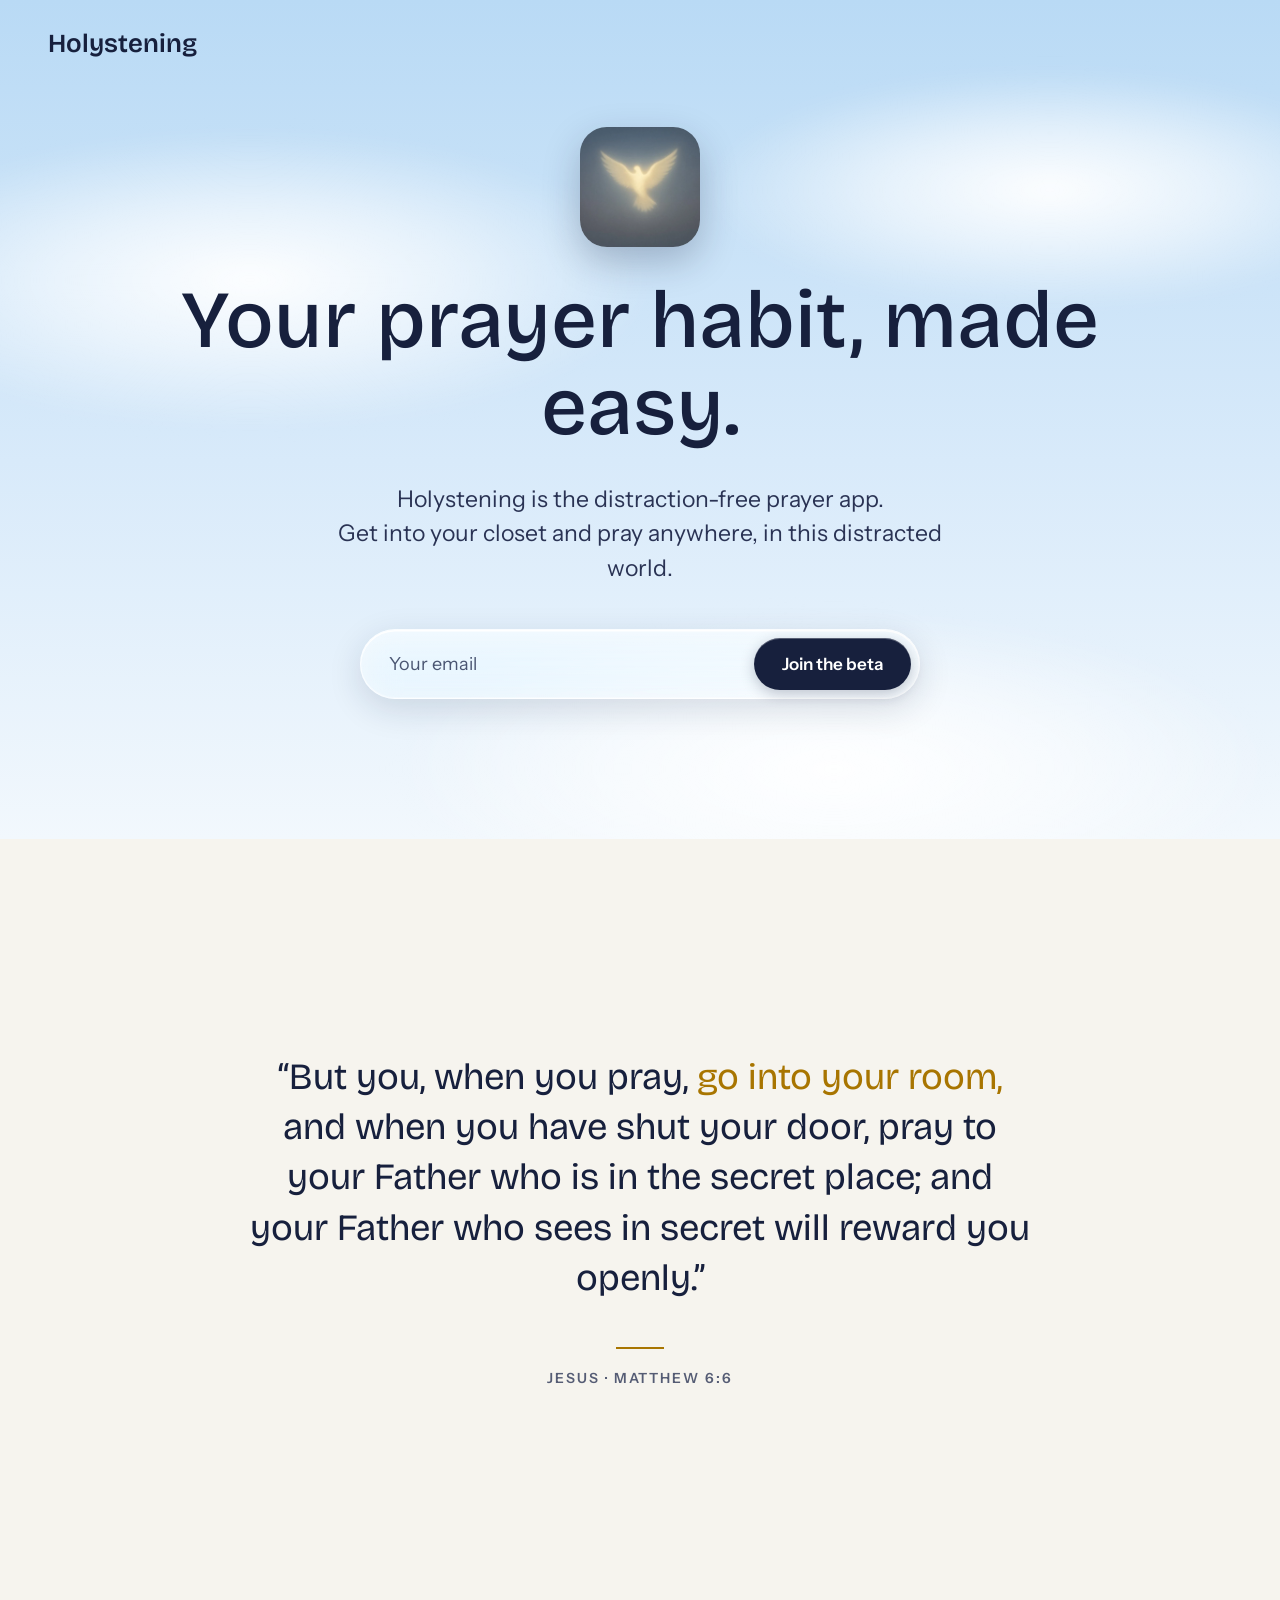
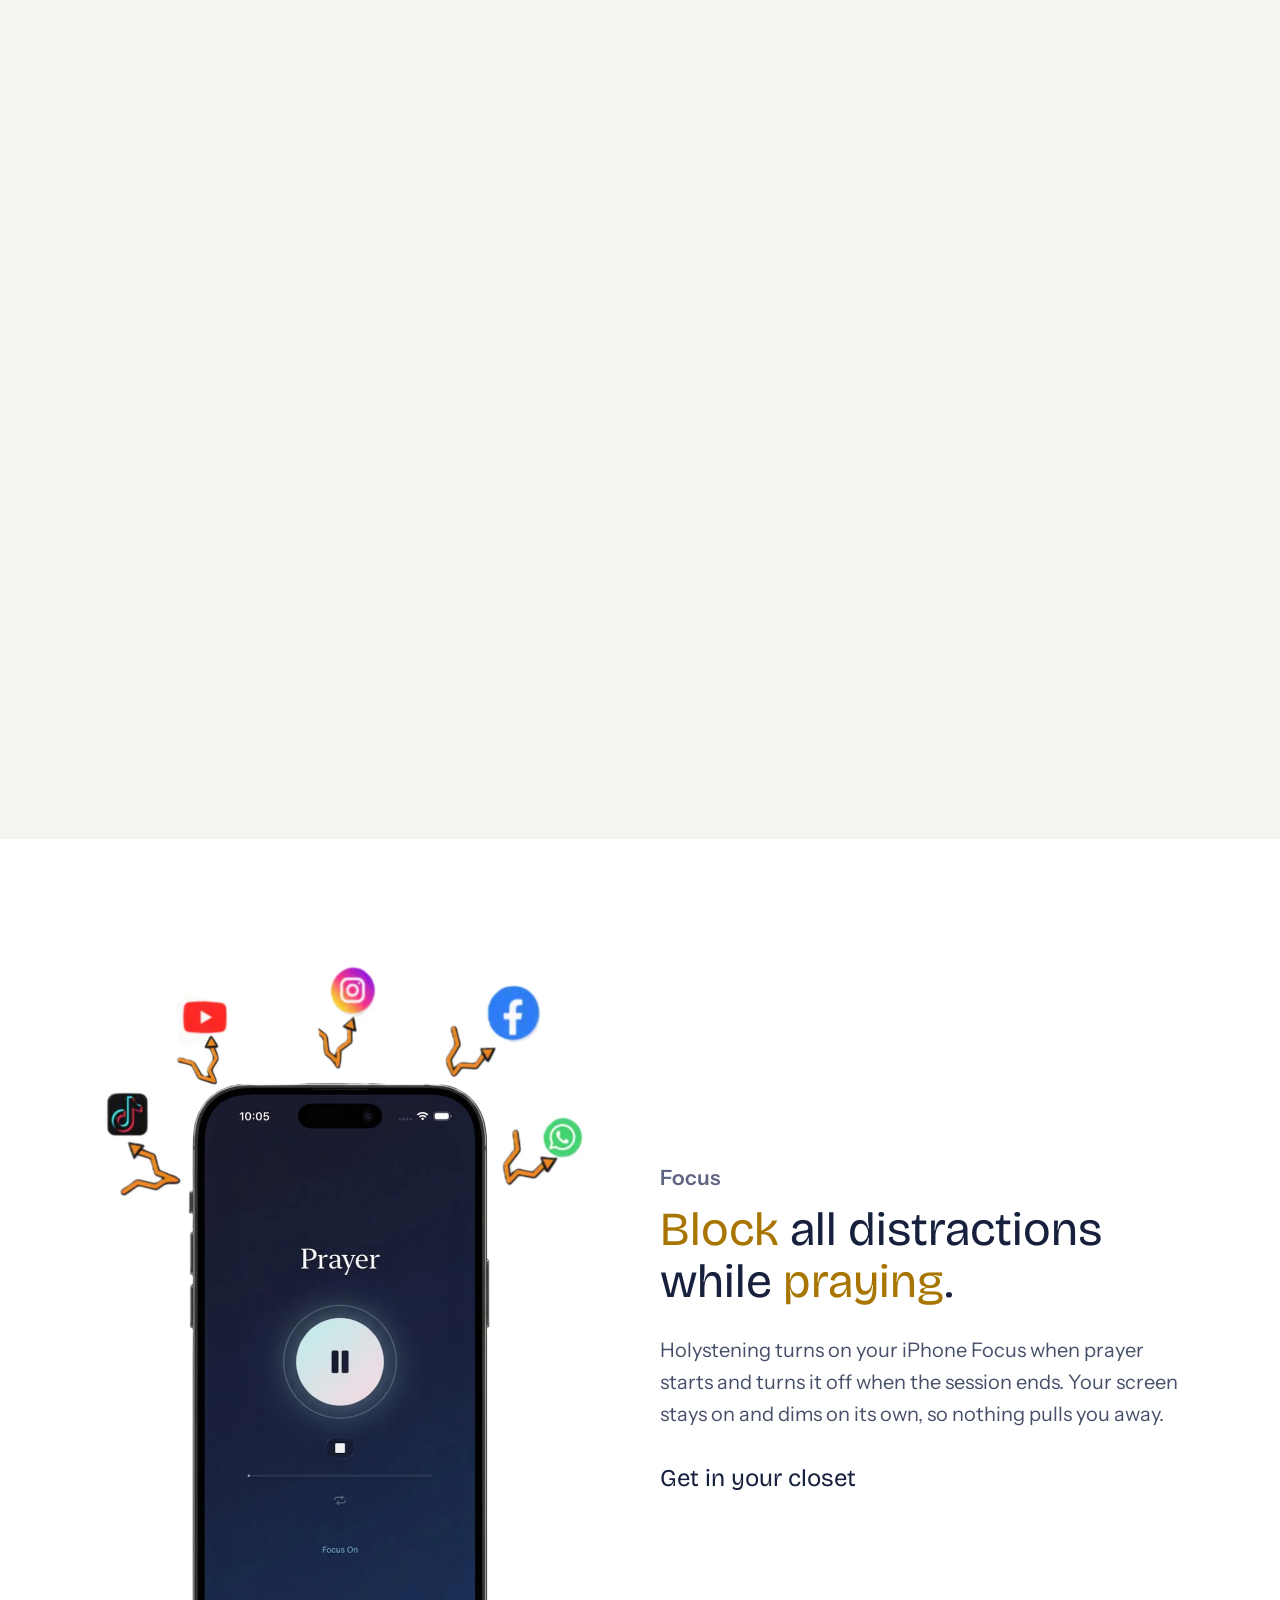
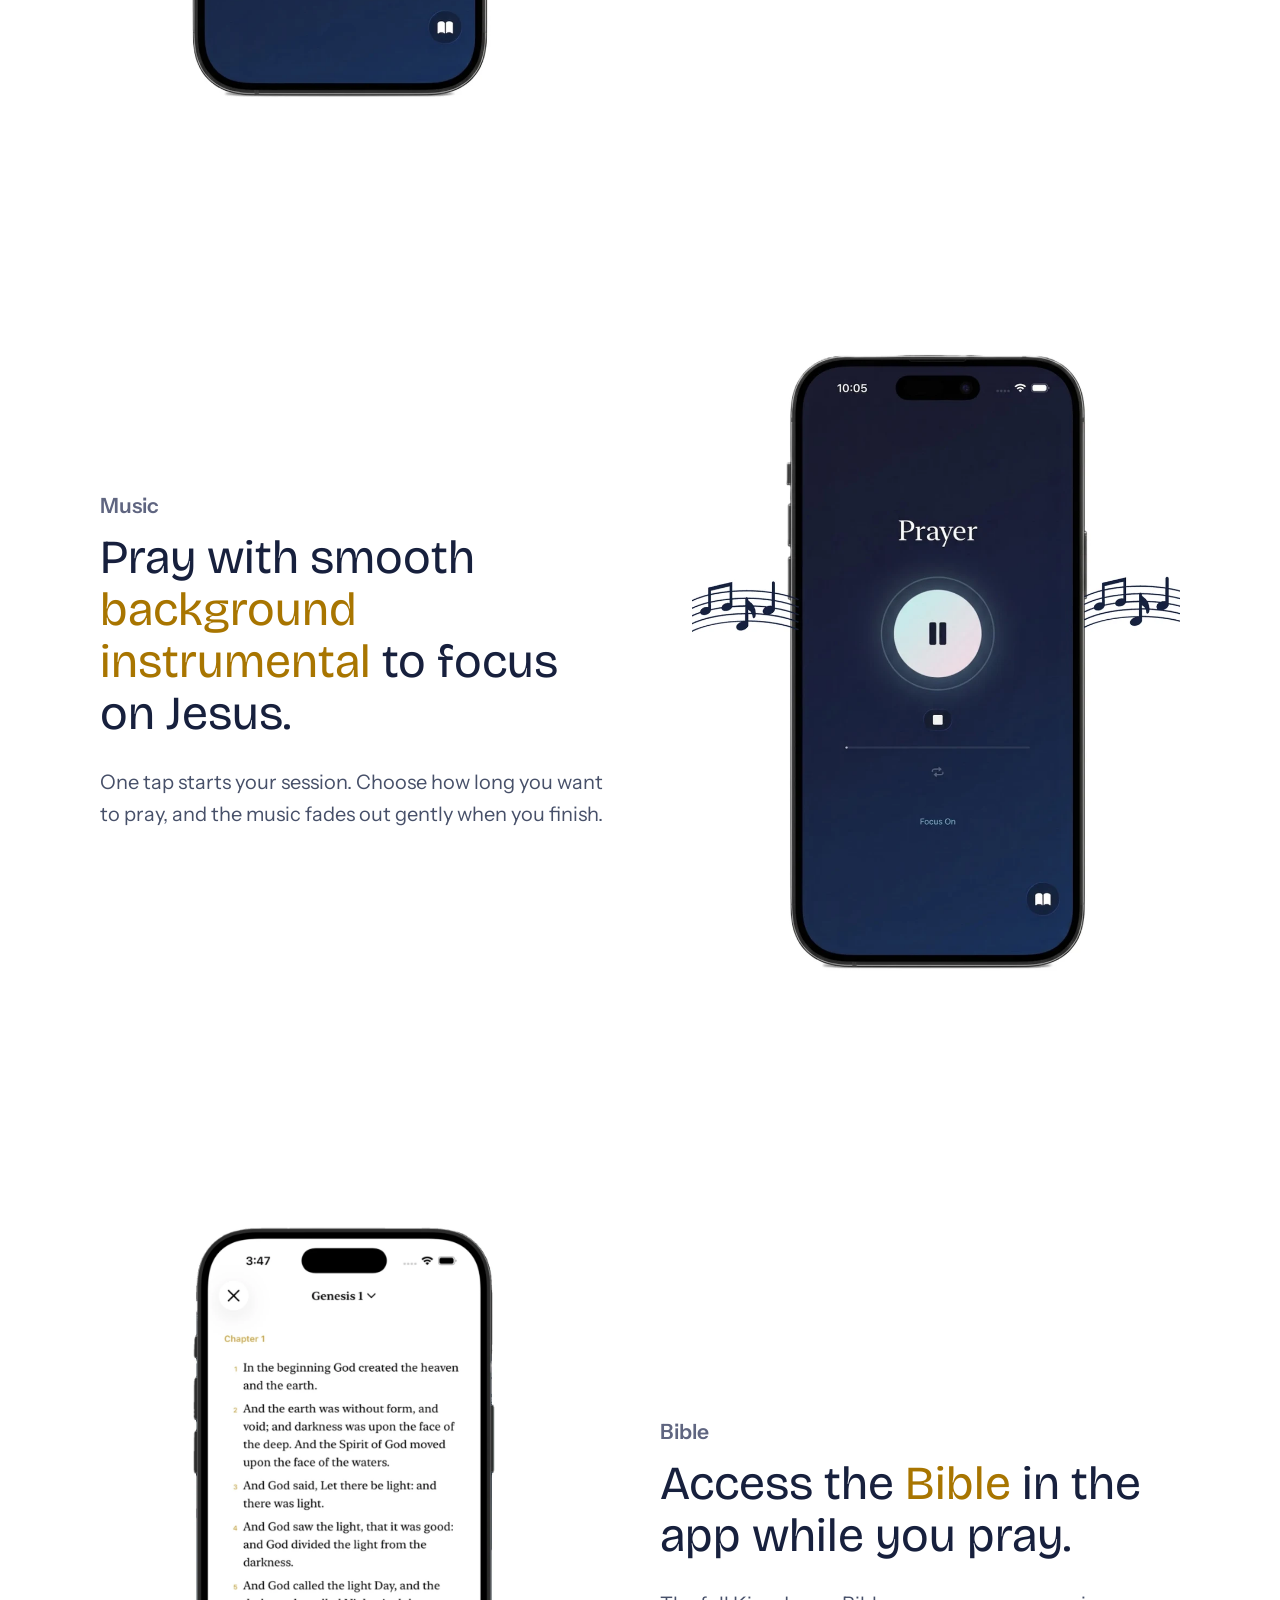
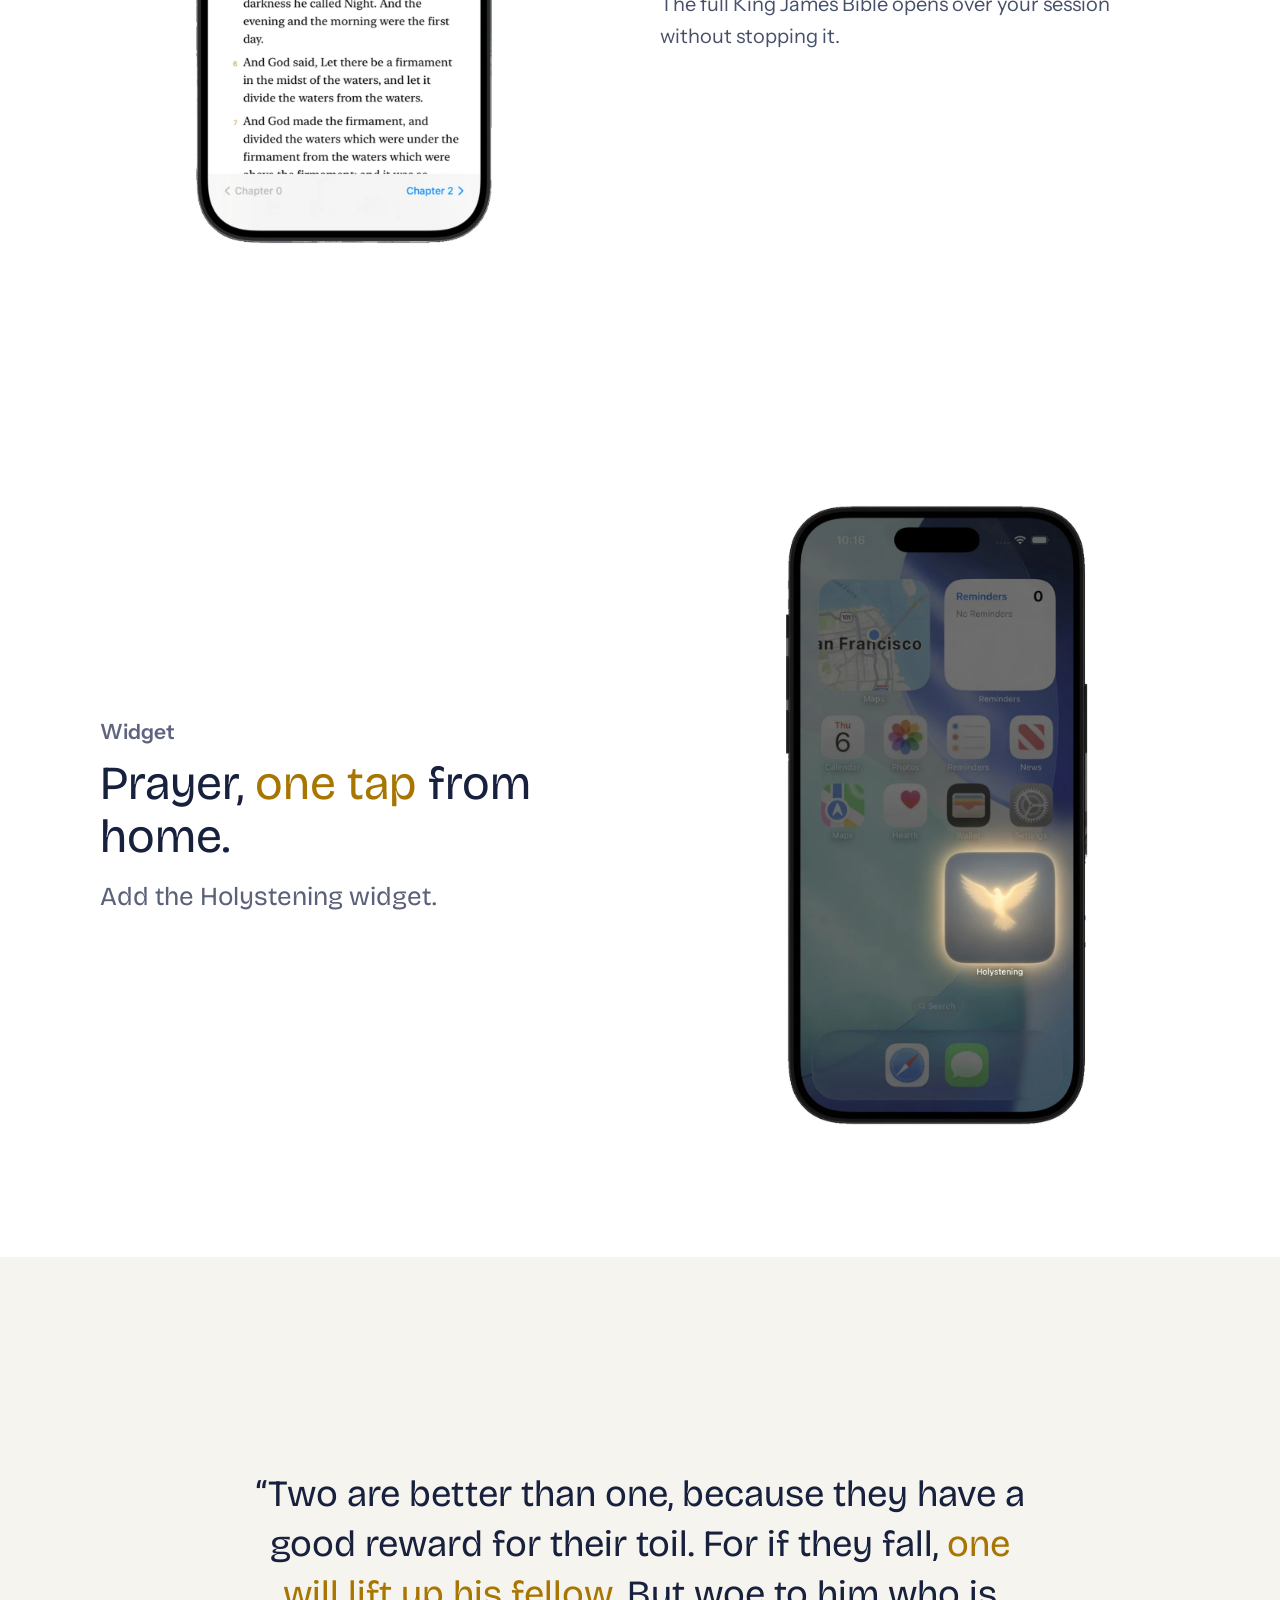
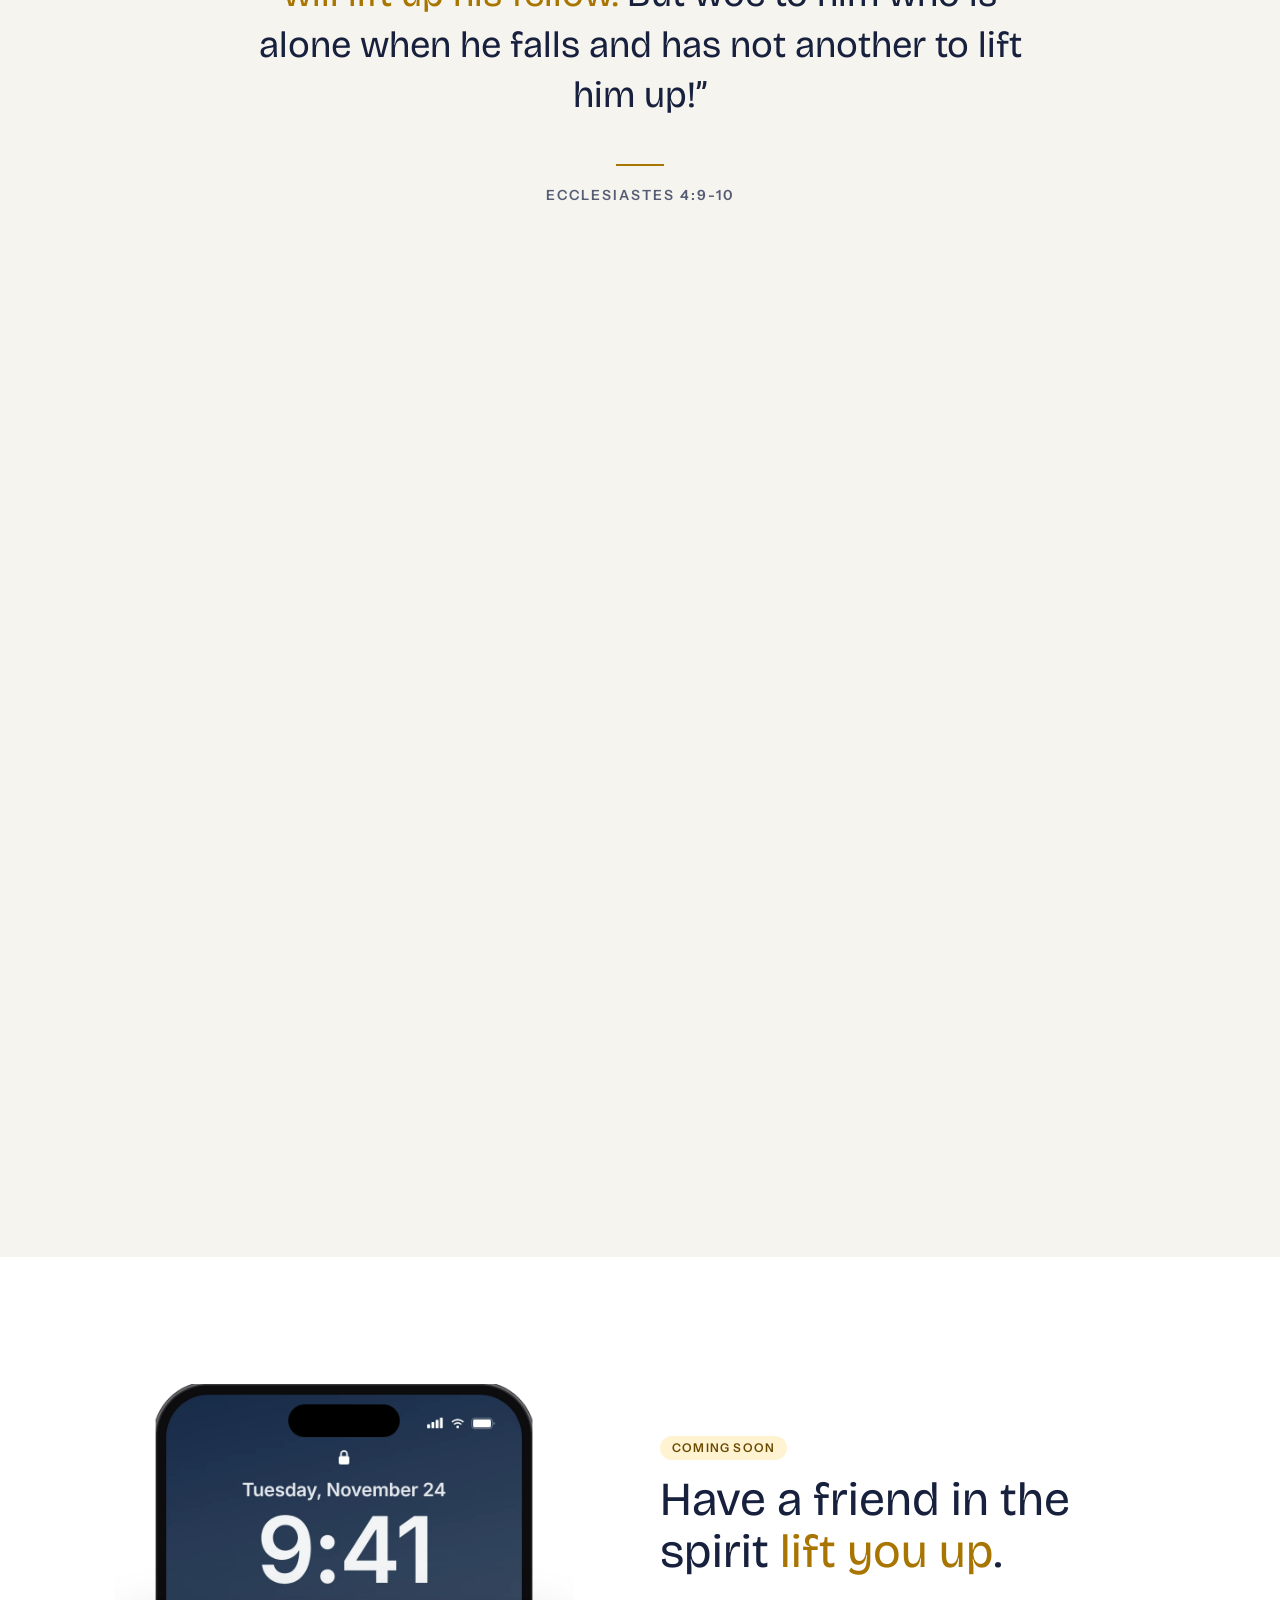
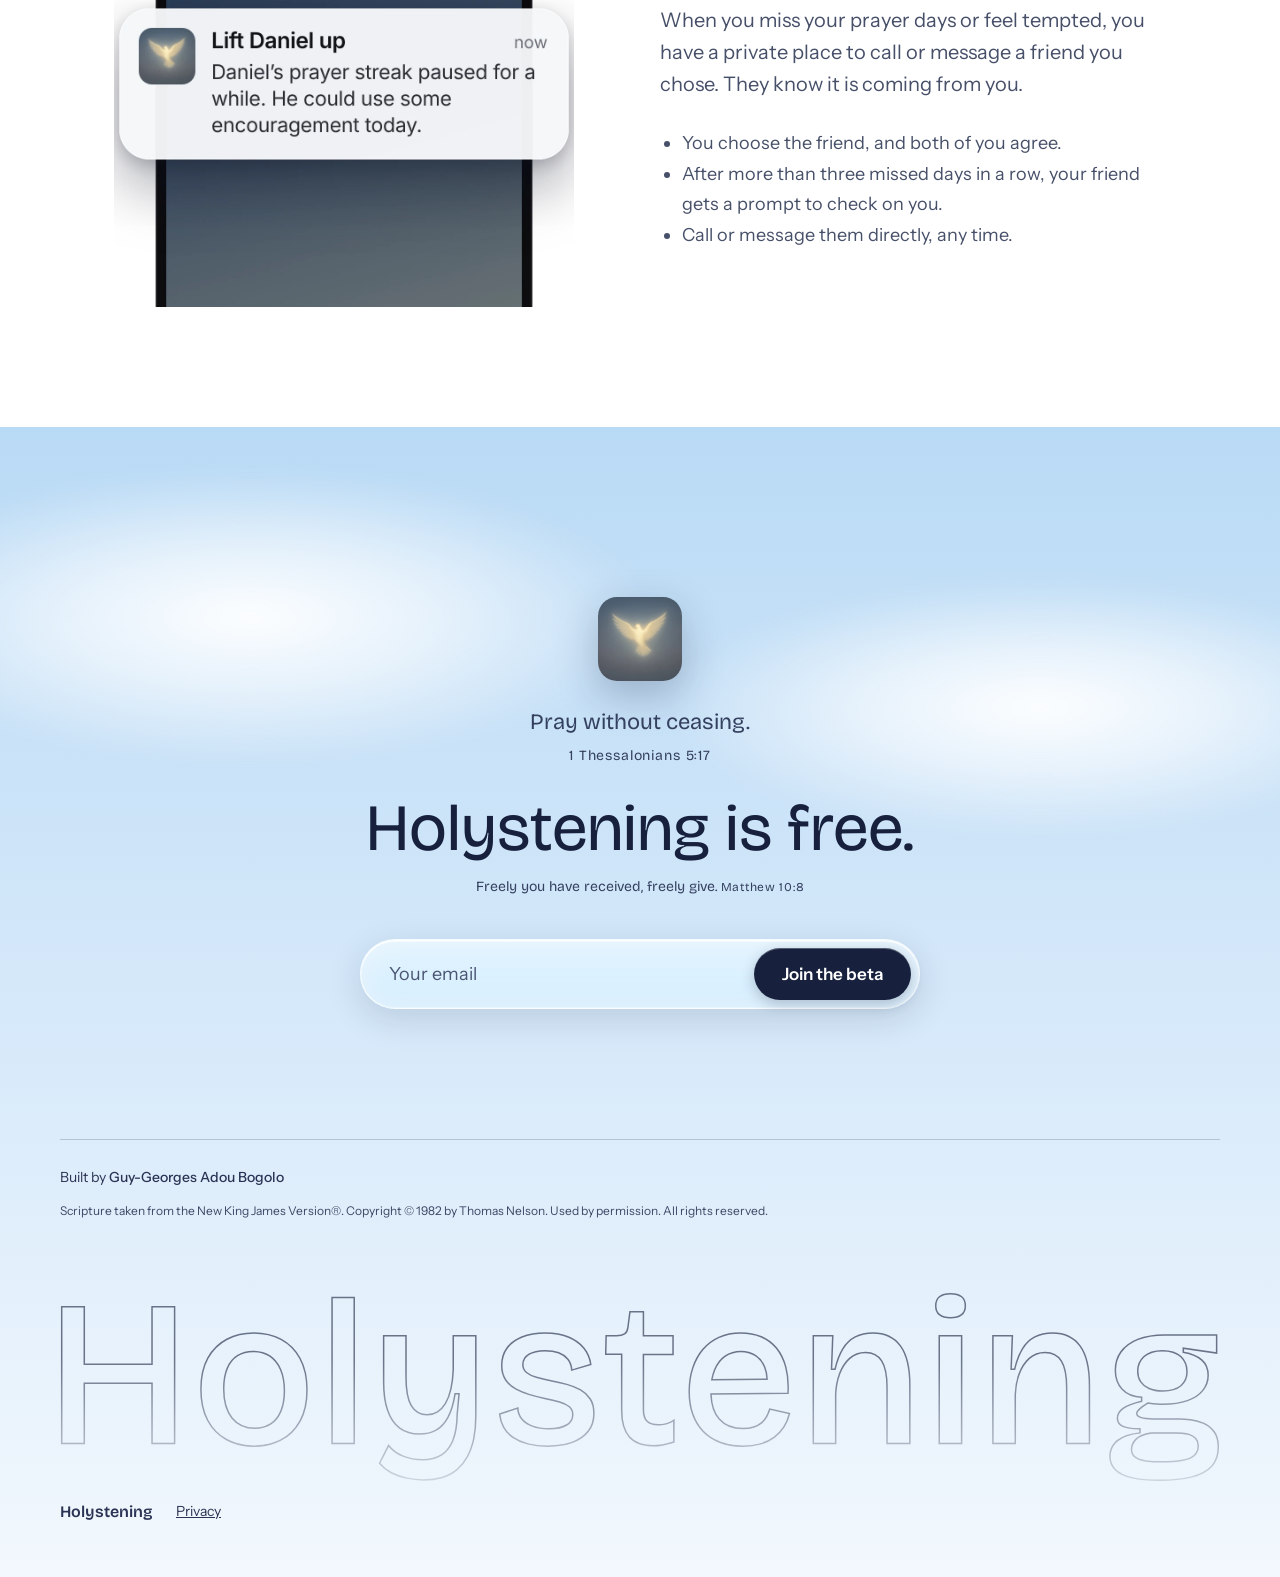
<file: index.html>
<!doctype html>
<html lang="en">
<head>
<meta charset="utf-8">
<meta name="viewport" content="width=device-width, initial-scale=1, viewport-fit=cover">
<title>Holystening: the distraction-free prayer app</title>
<meta name="description" content="Holystening blocks distractions, plays soft instrumental music and keeps the Bible one tap away, so you can pray anywhere. Free. Join the iPhone beta.">
<meta name="theme-color" content="#b9daf5">
<meta property="og:type" content="website">
<meta property="og:title" content="Holystening: the distraction-free prayer app">
<meta property="og:description" content="Holystening blocks distractions, plays soft instrumental music and keeps the Bible one tap away, so you can pray anywhere. Free. Join the iPhone beta.">
<meta property="og:image" content="images/og-image.png">
<link rel="icon" type="image/png" href="images/favicon.png">
<link rel="apple-touch-icon" href="images/apple-touch-icon.png">
<link rel="stylesheet" href="assets/fonts.css">
<style>
body{margin:0;font-family:'Instrument Sans',system-ui,sans-serif;background:#ffffff;-webkit-font-smoothing:antialiased}
a{color:inherit}
.serif{font-family:'Bricolage Grotesque',system-ui,sans-serif;font-weight:400}
.sky{position:relative;overflow:hidden;background:linear-gradient(180deg,#b9daf5 0%,#d8eafa 55%,#f2f8fd 100%)}
.cloud{position:absolute;border-radius:50%;pointer-events:none;filter:blur(10px);background:radial-gradient(ellipse at center,rgba(255,255,255,.96) 0%,rgba(255,255,255,.55) 35%,rgba(255,255,255,0) 70%)}
.btn{display:inline-block;padding:18px 36px;border-radius:999px;color:#ffffff;font-weight:600;font-size:18px;text-decoration:none;letter-spacing:.01em}
.btn:hover{filter:brightness(1.25)}
.btn-small{display:inline-block;padding:14px 22px;border-radius:999px;font-weight:600;font-size:15px;text-decoration:none}
.btn-small:hover{filter:brightness(1.25)}
.beta-form{position:relative;display:flex;align-items:center;gap:8px;width:min(560px,100%);box-sizing:border-box;padding:8px;border-radius:999px;background:linear-gradient(180deg,rgba(255,255,255,.5) 0%,rgba(255,255,255,.2) 100%);border:1px solid rgba(255,255,255,.75);backdrop-filter:blur(18px) saturate(1.7);-webkit-backdrop-filter:blur(18px) saturate(1.7);box-shadow:inset 0 1.5px 0 rgba(255,255,255,.95),inset 0 -1px 0 rgba(255,255,255,.35),inset 0 0 22px rgba(255,255,255,.28),0 10px 34px rgba(23,32,61,.14)}
.beta-form:focus-within{box-shadow:inset 0 1.5px 0 rgba(255,255,255,.95),inset 0 -1px 0 rgba(255,255,255,.35),inset 0 0 22px rgba(255,255,255,.28),0 10px 34px rgba(23,32,61,.14),0 0 0 3px rgba(23,32,61,.18)}
.beta-form input{flex:1;min-width:0;border:0;background:transparent;padding:0 20px;font:inherit;font-size:18px;color:#17203d;outline:0}
.beta-form[hidden],.beta-done[hidden]{display:none}
.beta-done{width:min(560px,100%);box-sizing:border-box;padding:28px 28px 30px;border-radius:32px;text-align:center;background:linear-gradient(180deg,rgba(255,255,255,.5) 0%,rgba(255,255,255,.2) 100%);border:1px solid rgba(255,255,255,.75);backdrop-filter:blur(18px) saturate(1.7);-webkit-backdrop-filter:blur(18px) saturate(1.7);box-shadow:inset 0 1.5px 0 rgba(255,255,255,.95),inset 0 -1px 0 rgba(255,255,255,.35),inset 0 0 22px rgba(255,255,255,.28),0 10px 34px rgba(23,32,61,.14);outline:0;animation:heroin .7s cubic-bezier(.215,.61,.355,1) both}
.beta-form input::placeholder{color:#4a5572}
.beta-form button{flex:none;border:0;border-radius:999px;padding:16px 28px;font:inherit;font-size:17px;font-weight:600;color:#fff;cursor:pointer;box-shadow:inset 0 1px 0 rgba(255,255,255,.28),0 4px 14px rgba(23,32,61,.25)}
.beta-form button:hover{filter:brightness(1.25)}
.beta-form button:focus-visible{outline:2px solid #17203d;outline-offset:2px}
.feat{display:flex;flex-wrap:wrap;gap:72px;align-items:center;justify-content:center;max-width:1160px;margin:0 auto;padding:0 40px;box-sizing:border-box}
.feat-text{flex:1 1 420px;min-width:0;max-width:520px}
.feat-media{flex:1 1 340px;display:flex;justify-content:center;min-width:0}
.kicker{margin:0 0 14px;font-size:21px;font-weight:600;line-height:1.2;letter-spacing:0;color:#5f6580}
.soon{display:inline-block;margin-left:10px;padding:5px 12px;border-radius:999px;background:#fff3d1;color:#6b4a00;font-size:12px;font-weight:600;letter-spacing:.1em;text-transform:uppercase;vertical-align:middle}
.wordmark{flex-basis:100%;display:block;width:100%;height:auto;margin:56px 0 4px;overflow:visible;-webkit-mask-image:linear-gradient(180deg,#000 35%,rgba(0,0,0,.25) 100%);mask-image:linear-gradient(180deg,#000 35%,rgba(0,0,0,.25) 100%)}
.wordmark path{fill:none;stroke:#17203d;stroke-opacity:.6;stroke-width:1.5px;vector-effect:non-scaling-stroke}
.eyebrow{margin:0 0 18px;font-size:14px;font-weight:600;letter-spacing:.14em;text-transform:uppercase;color:#8f6200}
.rot{position:relative;display:inline-block;min-width:260px;height:1.5em}
.rot-i{position:absolute;left:0;top:0;white-space:nowrap;opacity:0;animation:rotfade 12s infinite}
@keyframes rotfade{0%{opacity:0;transform:translateY(8px)}4%,22%{opacity:1;transform:none}26%,100%{opacity:0;transform:translateY(-8px)}}
@keyframes drift{from{transform:translateX(-30px)}to{transform:translateX(60px)}}
@keyframes heroin{from{opacity:0;transform:translateY(16px)}to{opacity:1;transform:none}}
@keyframes rise{from{opacity:0;transform:translateY(48px)}to{opacity:1;transform:none}}
.h-in{animation:heroin 1s cubic-bezier(.215,.61,.355,1) both}
@supports (animation-timeline: view()){.reveal{animation:rise linear both;animation-timeline:view();animation-range:entry 5% entry 55%}}
@media (min-width:900px){.flip .feat-media{order:-1}}
@media (prefers-reduced-motion:reduce){.reveal,.h-in,.cloud{animation:none!important}.rot-i{animation:none}.rot-i:first-child{opacity:1}}

.pin-track{padding:170px 40px;box-sizing:border-box}
@keyframes lit{from{opacity:.16}to{opacity:1}}
@supports (animation-timeline: view()){
.pin-track{padding:0;min-height:1600px;view-timeline:--q block}
.pin-stick{position:sticky;top:0;height:760px;height:min(760px,100svh);display:flex;align-items:center;justify-content:center}
.word{animation-name:lit;animation-timing-function:linear;animation-fill-mode:both;animation-timeline:--q;animation-duration:1ms}
}
@media (prefers-reduced-motion:reduce){
.pin-track{min-height:0!important;padding:170px 40px!important}
.pin-stick{position:static!important;height:auto!important}
.word{animation:none!important;opacity:1!important}
}
@media (max-width:600px){
.sky:not(.closing){min-height:min(100svh,880px)!important}
.nav{padding:20px 20px!important}
.beta-form input{font-size:16px;padding:0 14px}.beta-form button{padding:14px 20px;font-size:16px}
.sky img[width="112"]{width:88px!important;height:88px!important;margin-bottom:18px!important}
.fs{--ph:clamp(180px,calc((min(100svh,880px) - 290px) * 0.82),400px);height:min(100svh,880px);box-sizing:border-box;padding:12px 16px!important;background:#f6f4ee}
.fs .feat{position:relative;height:100%;box-sizing:border-box;max-width:none;flex-direction:column;flex-wrap:nowrap;align-items:stretch;justify-content:space-between;gap:10px;padding:32px 24px 16px;background:#ffffff;border-radius:36px;overflow:hidden}
.fs .feat-text{flex:0 0 auto;max-width:none;text-align:left}
.fs .feat-media{flex:1 1 0;min-height:0;width:100%;align-items:center}
.fs .feat img{flex:none;max-width:none!important;object-fit:contain}
.fs h2{font-size:32px!important;line-height:1.1!important;letter-spacing:-.01em}
.fs .eyebrow{font-size:12px;margin:0 0 8px}
.fs .kicker{font-size:18px;line-height:1.2;margin:0 0 10px}
.wordmark{margin-top:40px}.wordmark path{stroke-width:1px}
.fs .feat-text p:not(.eyebrow):not(.rotline):not(.sub):not(.kicker){font-size:15px!important;line-height:1.45!important;margin:10px 0 0!important}
.fs .feat-text .body{display:none}
.fs .sub{font-size:18px!important;margin:8px 0 0!important}
.fs .feat-text ul{display:none}
.rotline{justify-content:flex-start;flex-direction:column;align-items:flex-start;gap:2px!important;font-size:17px!important;line-height:1.35;margin-top:18px!important}
.rotline>span:first-child{color:#5f6580}
.rot{min-width:0;width:100%}
.rot-i{left:0;right:0;text-align:left}
.im-notif{height:calc(var(--ph) / 0.82)!important;width:auto!important}
.im-music{height:calc(var(--ph) / 0.972)!important;width:auto!important}
.im-bible{height:calc(var(--ph) / 0.965)!important;width:auto!important}
.im-widget{height:calc(var(--ph) / 0.96)!important;width:auto!important}
.im-friend{height:var(--ph)!important;width:auto!important;max-width:none!important}
.ph{height:var(--ph)!important;width:auto!important;aspect-ratio:9/18;max-width:none!important}
.bridge{padding:100px 24px!important}
.closing{padding:110px 24px 40px!important}
.pin-stick figure{padding:0 24px!important}
}
</style>

<style>
.honeypot{position:absolute!important;left:-9999px!important;width:1px;height:1px;opacity:0}
.signup{display:flex;flex-direction:column;align-items:center;width:100%}
.form-error{margin:12px 0 0;text-align:center;font-size:14px;color:#8a1c1c}
.form-error[hidden]{display:none}
.beta-form button[disabled]{opacity:.7;cursor:progress}
</style>
<script src="assets/config.js" defer></script>
<script src="assets/signup.js" defer></script>
</head>
<body>
<div>

<section class="sky" style="min-height:800px;display:flex;flex-direction:column">
<div class="cloud" style="width:820px;height:300px;left:-160px;top:130px;animation:drift 70s ease-in-out infinite alternate"></div>
<div class="cloud" style="width:700px;height:240px;right:-120px;top:70px;animation:drift 90s ease-in-out infinite alternate-reverse"></div>
<div class="cloud" style="width:900px;height:320px;left:30%;bottom:-90px;animation:drift 80s ease-in-out infinite alternate"></div>
<nav class="nav" style="position:relative;z-index:2;display:flex;align-items:center;justify-content:space-between;gap:16px;padding:28px 48px">
<span class="serif" style="font-size:26px;font-weight:600;color:#17203d">Holystening</span>
</nav>
<div style="position:relative;z-index:2;flex:1;display:flex;flex-direction:column;align-items:center;justify-content:center;text-align:center;padding:40px 40px 140px;box-sizing:border-box">
<img class="h-in" src="images/app-icon.webp" alt="Holystening app icon, a glowing white dove" width="112" height="112" style="animation-delay:.3s;width:120px;height:120px;border-radius:22.4%;display:block;margin:0 0 30px;box-shadow:0 14px 36px rgba(23,32,61,.25)">
<h1 class="serif h-in" style="animation-delay:.42s;margin:0;font-size:clamp(42px,6.8vw,81px);line-height:1.08;letter-spacing:0;font-weight:500;font-variation-settings:'opsz' 14;color:#17203d;max-width:980px">Your prayer habit, made easy.</h1>
<p class="h-in" style="animation-delay: .54s; margin: 30px 0 0; max-width: 640px; font-size: clamp(18px,2vw,23px); line-height: 1.5; color: #2a3354; width: 100%; box-sizing: border-box; padding: 0 4px; text-align: center">Holystening is the distraction-free prayer app. <br>Get into your closet and pray anywhere, in this distracted world.</p>
<div class="signup" data-signup>
<form class="beta-form h-in" style="animation-delay:.66s;margin-top:44px" novalidate>
<input type="email" name="email" placeholder="Your email" autocomplete="email" aria-label="Your email" required>
<input type="text" name="website" class="honeypot" tabindex="-1" autocomplete="off" aria-hidden="true">
<button type="submit" style="background:#17203d">Join the beta</button>
</form>
<p class="form-error" role="alert" hidden></p>
<div class="beta-done" role="status" hidden style="margin-top:44px">
<p class="serif" style="margin:0;font-size:26px;line-height:1.2;color:#17203d">Check your inbox.</p>
<p style="margin:10px 0 0;font-size:16px;line-height:1.5;color:#2a3354"><span data-done-message>We sent the beta link to</span> <strong style="font-weight:600" data-email></strong>.</p>
<a class="btn" href="https://testflight.apple.com/join/Twr2a1ha" target="_blank" rel="noopener" style="background:#17203d;margin-top:20px;padding:14px 28px;font-size:16px">Open the beta link</a>
</div>
</div>
</div>
</section>

<section class="pin-track" style="background:#f6f4ee;text-align:center">
<div class="pin-stick">
<figure style="margin:0 auto;max-width:860px;padding:0 40px;box-sizing:border-box">
<blockquote class="serif" style="margin:0;font-size:clamp(24px,3.1vw,37px);line-height:1.36;color:#17203d"><span class="word" style="animation-range: cover 38.00% cover 39.80%;">“But</span> <span class="word" style="animation-range: cover 38.59% cover 40.39%;">you,</span> <span class="word" style="animation-range: cover 39.19% cover 40.99%;">when</span> <span class="word" style="animation-range: cover 39.78% cover 41.58%;">you</span> <span class="word" style="animation-range: cover 40.38% cover 42.18%;">pray,</span> <span class="word" style="animation-range: cover 40.97% cover 42.77%; color: #A87500;">go</span> <span class="word" style="animation-range: cover 41.57% cover 43.37%; color: #A87500;">into</span> <span class="word" style="animation-range: cover 42.16% cover 43.96%; color: #A87500;">your</span> <span class="word" style="animation-range: cover 42.76% cover 44.56%; color: #A87500;">room,</span> <span class="word" style="animation-range: cover 43.35% cover 45.15%;">and</span> <span class="word" style="animation-range: cover 43.94% cover 45.74%;">when</span> <span class="word" style="animation-range: cover 44.54% cover 46.34%;">you</span> <span class="word" style="animation-range: cover 45.13% cover 46.93%;">have</span> <span class="word" style="animation-range: cover 45.73% cover 47.53%;">shut</span> <span class="word" style="animation-range: cover 46.32% cover 48.12%;">your</span> <span class="word" style="animation-range: cover 46.92% cover 48.72%;">door,</span> <span class="word" style="animation-range: cover 47.51% cover 49.31%;">pray</span> <span class="word" style="animation-range: cover 48.11% cover 49.91%;">to</span> <span class="word" style="animation-range: cover 48.70% cover 50.50%;">your</span> <span class="word" style="animation-range: cover 49.29% cover 51.09%;">Father</span> <span class="word" style="animation-range: cover 49.89% cover 51.69%;">who</span> <span class="word" style="animation-range: cover 50.48% cover 52.28%;">is</span> <span class="word" style="animation-range: cover 51.08% cover 52.88%;">in</span> <span class="word" style="animation-range: cover 51.67% cover 53.47%;">the</span> <span class="word" style="animation-range: cover 52.27% cover 54.07%;">secret</span> <span class="word" style="animation-range: cover 52.86% cover 54.66%;">place;</span> <span class="word" style="animation-range: cover 53.46% cover 55.26%;">and</span> <span class="word" style="animation-range: cover 54.05% cover 55.85%;">your</span> <span class="word" style="animation-range: cover 54.64% cover 56.44%;">Father</span> <span class="word" style="animation-range: cover 55.24% cover 57.04%;">who</span> <span class="word" style="animation-range: cover 55.83% cover 57.63%;">sees</span> <span class="word" style="animation-range: cover 56.43% cover 58.23%;">in</span> <span class="word" style="animation-range: cover 57.02% cover 58.82%;">secret</span> <span class="word" style="animation-range: cover 57.62% cover 59.42%;">will</span> <span class="word" style="animation-range: cover 58.21% cover 60.01%;">reward</span> <span class="word" style="animation-range: cover 58.81% cover 60.61%;">you</span> <span class="word" style="animation-range: cover 59.40% cover 61.20%;">openly.”</span></blockquote>
<div class="word" style="animation-range: cover 60.50% cover 62.00%;width:48px;height:2px;background:#A87500;margin:44px auto 20px"></div>
<figcaption class="word" style="animation-range: cover 61.00% cover 63.00%;font-size:14px;font-weight:600;letter-spacing:.14em;text-transform:uppercase;color:#555c74">Jesus · Matthew 6:6</figcaption>
</figure>
</div>
</section>

<section class="flip fs" style="padding:120px 0">
<div class="feat">
<div class="feat-text reveal">
<p class="kicker">Focus</p>
<h2 class="serif" style="margin:0;font-size:clamp(30px,3.7vw,48px);line-height:1.1;font-weight:400;color:#17203d"><span style="color:#A87500">Block</span> all distractions while <span style="color:#A87500">praying</span>.</h2>
<p class="body" style="margin:26px 0 0;font-size:20px;line-height:1.6;color:#475069">Holystening turns on your iPhone Focus when prayer starts and turns it off when the session ends. Your screen stays on and dims on its own, so nothing pulls you away.</p>
<p class="serif rotline" style="margin:34px 0 0;font-size:24px;color:#17203d;display:flex;flex-wrap:wrap;gap:8px"><span>Get in your closet</span><span class="rot"><span class="rot-i" style="color:#A87500;animation-delay:0s">on the bus. 🚌</span><span class="rot-i" style="color:#A87500;animation-delay:3s">at school. 🏫</span><span class="rot-i" style="color:#A87500;animation-delay:6s">in your car. 🚗</span><span class="rot-i" style="color:#A87500;animation-delay:9s">early in the morning. 🌅</span></span></p>
</div>
<div class="feat-media reveal">
<img class="im-notif" src="images/focus-block-apps.webp" alt="Holystening prayer screen with social media app icons kept away from the phone" style="width:100%;max-width:500px;height:auto;mix-blend-mode:multiply">
</div>
</div>
</section>

<section class="fs" style="padding:120px 0">
<div class="feat">
<div class="feat-text reveal">
<p class="kicker">Music</p>
<h2 class="serif" style="margin:0;font-size:clamp(30px,3.7vw,48px);line-height:1.1;font-weight:400;color:#17203d">Pray with smooth <span style="color:#A87500">background instrumental</span> to focus on Jesus.</h2>
<p class="body" style="margin:26px 0 0;font-size:20px;line-height:1.6;color:#475069">One tap starts your session. Choose how long you want to pray, and the music fades out gently when you finish.</p>
</div>
<div class="feat-media reveal">
<img class="im-music" src="images/music.webp" alt="Holystening prayer screen with a play button and music notes beside the phone" style="width:100%;max-width:502px;height:auto;mix-blend-mode:multiply">
</div>
</div>
</section>

<section class="flip fs" style="padding:120px 0">
<div class="feat">
<div class="feat-text reveal">
<p class="kicker">Bible</p>
<h2 class="serif" style="margin:0;font-size:clamp(30px,3.7vw,48px);line-height:1.1;font-weight:400;color:#17203d">Access the <span style="color:#A87500">Bible</span> in the app while you pray.</h2>
<p class="body" style="margin:26px 0 0;font-size:20px;line-height:1.6;color:#475069">The full King James Bible opens over your session without stopping it.</p>
</div>
<div class="feat-media reveal">
<img class="im-bible" src="images/bible.webp" alt="Genesis chapter 1 open in the Holystening Bible reader" style="width:100%;max-width:322px;height:auto;mix-blend-mode:multiply">
</div>
</div>
</section>

<section class="fs" style="padding:120px 0">
<div class="feat">
<div class="feat-text reveal">
<p class="kicker">Widget</p>
<h2 class="serif" style="margin:0;font-size:clamp(30px,3.7vw,48px);line-height:1.1;font-weight:400;color:#17203d">Prayer, <span style="color:#A87500">one tap</span> from home.</h2>
<p class="serif sub" style="margin:18px 0 0;font-size:26px;color:#5b6178">Add the Holystening widget.</p>
</div>
<div class="feat-media reveal">
<img class="im-widget" src="images/widget.webp" alt="iPhone home screen with the Holystening app icon highlighted" style="width:100%;max-width:327px;height:auto;mix-blend-mode:multiply">
</div>
</div>
</section>



<section class="pin-track" style="background:#f6f4ee;text-align:center">
<div class="pin-stick">
<figure style="margin:0 auto;max-width:860px;padding:0 40px;box-sizing:border-box">
<blockquote class="serif" style="margin:0;font-size:clamp(24px,3.1vw,37px);line-height:1.36;color:#17203d"><span class="word" style="animation-range: cover 38.00% cover 39.80%;">“Two</span> <span class="word" style="animation-range: cover 38.52% cover 40.32%;">are</span> <span class="word" style="animation-range: cover 39.04% cover 40.84%;">better</span> <span class="word" style="animation-range: cover 39.57% cover 41.37%;">than</span> <span class="word" style="animation-range: cover 40.09% cover 41.89%;">one,</span> <span class="word" style="animation-range: cover 40.61% cover 42.41%;">because</span> <span class="word" style="animation-range: cover 41.13% cover 42.93%;">they</span> <span class="word" style="animation-range: cover 41.65% cover 43.45%;">have</span> <span class="word" style="animation-range: cover 42.18% cover 43.98%;">a</span> <span class="word" style="animation-range: cover 42.70% cover 44.50%;">good</span> <span class="word" style="animation-range: cover 43.22% cover 45.02%;">reward</span> <span class="word" style="animation-range: cover 43.74% cover 45.54%;">for</span> <span class="word" style="animation-range: cover 44.26% cover 46.06%;">their</span> <span class="word" style="animation-range: cover 44.79% cover 46.59%;">toil.</span> <span class="word" style="animation-range: cover 45.31% cover 47.11%;">For</span> <span class="word" style="animation-range: cover 45.83% cover 47.63%;">if</span> <span class="word" style="animation-range: cover 46.35% cover 48.15%;">they</span> <span class="word" style="animation-range: cover 46.87% cover 48.67%;">fall,</span> <span class="word" style="animation-range: cover 47.40% cover 49.20%; color: #A87500;">one</span> <span class="word" style="animation-range: cover 47.92% cover 49.72%; color: #A87500;">will</span> <span class="word" style="animation-range: cover 48.44% cover 50.24%; color: #A87500;">lift</span> <span class="word" style="animation-range: cover 48.96% cover 50.76%; color: #A87500;">up</span> <span class="word" style="animation-range: cover 49.48% cover 51.28%; color: #A87500;">his</span> <span class="word" style="animation-range: cover 50.00% cover 51.80%; color: #A87500;">fellow.</span> <span class="word" style="animation-range: cover 50.53% cover 52.33%;">But</span> <span class="word" style="animation-range: cover 51.05% cover 52.85%;">woe</span> <span class="word" style="animation-range: cover 51.57% cover 53.37%;">to</span> <span class="word" style="animation-range: cover 52.09% cover 53.89%;">him</span> <span class="word" style="animation-range: cover 52.61% cover 54.41%;">who</span> <span class="word" style="animation-range: cover 53.14% cover 54.94%;">is</span> <span class="word" style="animation-range: cover 53.66% cover 55.46%;">alone</span> <span class="word" style="animation-range: cover 54.18% cover 55.98%;">when</span> <span class="word" style="animation-range: cover 54.70% cover 56.50%;">he</span> <span class="word" style="animation-range: cover 55.22% cover 57.02%;">falls</span> <span class="word" style="animation-range: cover 55.75% cover 57.55%;">and</span> <span class="word" style="animation-range: cover 56.27% cover 58.07%;">has</span> <span class="word" style="animation-range: cover 56.79% cover 58.59%;">not</span> <span class="word" style="animation-range: cover 57.31% cover 59.11%;">another</span> <span class="word" style="animation-range: cover 57.83% cover 59.63%;">to</span> <span class="word" style="animation-range: cover 58.36% cover 60.16%;">lift</span> <span class="word" style="animation-range: cover 58.88% cover 60.68%;">him</span> <span class="word" style="animation-range: cover 59.40% cover 61.20%;">up!”</span></blockquote>
<div class="word" style="animation-range: cover 60.50% cover 62.00%;width:48px;height:2px;background:#A87500;margin:44px auto 20px"></div>
<figcaption class="word" style="animation-range: cover 61.00% cover 63.00%;font-size:14px;font-weight:600;letter-spacing:.14em;text-transform:uppercase;color:#555c74">Ecclesiastes 4:9-10</figcaption>
</figure>
</div>
</section>

<section class="flip fs" style="padding:120px 0">
<div class="feat">
<div class="feat-text reveal">
<p class="kicker"><span class="soon" style="margin-left:0">Coming soon</span></p>
<h2 class="serif" style="margin:0;font-size:clamp(30px,3.7vw,48px);line-height:1.1;font-weight:400;color:#17203d">Have a friend in the spirit <span style="color:#A87500">lift you up</span>.</h2>
<p style="margin:26px 0 0;font-size:20px;line-height:1.6;color:#475069">When you miss your prayer days or feel tempted, you have a private place to call or message a friend you chose. They know it is coming from you.</p>
<ul style="margin:28px 0 0;padding:0 0 0 22px;font-size:18px;line-height:1.7;color:#475069">
<li>You choose the friend, and both of you agree.</li>
<li>After more than three missed days in a row, your friend gets a prompt to check on you.</li>
<li>Call or message them directly, any time.</li>
</ul>
</div>
<div class="feat-media reveal">
<img class="im-friend" src="images/partner-lock-callout.webp" alt="iPhone lock screen with a large Holystening notification: Lift Daniel up. Daniel&#8217;s prayer streak paused for a while. He could use some encouragement today." width="520" height="600" style="width:100%;max-width:460px;height:auto">
</div>
</div>
</section>

<section id="download" class="sky closing" style="padding:170px 40px 56px;text-align:center">
<div class="cloud" style="width:820px;height:300px;left:-160px;top:40px;animation:drift 80s ease-in-out infinite alternate"></div>
<div class="cloud" style="width:760px;height:260px;right:-140px;top:150px;animation:drift 95s ease-in-out infinite alternate-reverse"></div>
<div style="position:relative;z-index:2">
<img class="reveal" src="images/app-icon.webp" alt="" width="84" height="84" style="width:84px;height:84px;border-radius:22.5%;display:block;margin:0 auto 28px;box-shadow:0 14px 40px rgba(23,32,61,.25)">
<p class="serif reveal" style="margin:0 0 30px;font-size:22px;color:#34405f">Pray without ceasing. <span style="display:block;margin-top:12px;font-style:normal;font-size:14px;letter-spacing:.06em">1 Thessalonians 5:17</span></p>
<h2 class="serif reveal" style="margin:0;font-size:clamp(37px,5.5vw,66px);line-height:1.05;font-weight:400;color:#17203d">Holystening is free.</h2>
<p class="serif reveal" style="margin:14px 0 0;font-size:14px;color:#34405f">Freely you have received, freely give. <span style="font-style:normal;font-size:12px;letter-spacing:.06em">Matthew 10:8</span></p>
<div class="signup" data-signup>
<form class="beta-form reveal" style="margin:44px auto 0" novalidate>
<input type="email" name="email" placeholder="Your email" autocomplete="email" aria-label="Your email" required>
<input type="text" name="website" class="honeypot" tabindex="-1" autocomplete="off" aria-hidden="true">
<button type="submit" style="background:#17203d">Join the beta</button>
</form>
<p class="form-error" role="alert" hidden></p>
<div class="beta-done" role="status" hidden style="margin:44px auto 0">
<p class="serif" style="margin:0;font-size:26px;line-height:1.2;color:#17203d">Check your inbox.</p>
<p style="margin:10px 0 0;font-size:16px;line-height:1.5;color:#2a3354"><span data-done-message>We sent the beta link to</span> <strong style="font-weight:600" data-email></strong>.</p>
<a class="btn" href="https://testflight.apple.com/join/Twr2a1ha" target="_blank" rel="noopener" style="background:#17203d;margin-top:20px;padding:14px 28px;font-size:16px">Open the beta link</a>
</div>
</div>
<footer style="margin:130px auto 0;max-width:1160px;display:flex;flex-wrap:wrap;gap:16px 32px;align-items:center;justify-content:space-between;padding-top:28px;border-top:1px solid rgba(23,32,61,.2);text-align:left;font-size:14px;color:#2a3354">
<span>Built by <a href="https://www.linkedin.com/in/guyadou" target="_blank" rel="noopener" style="font-weight:500;text-decoration:none">Guy-Georges Adou Bogolo</a></span>
<span style="flex-basis:100%;font-size:12px;line-height:1.5;color:#3d4766">Scripture taken from the New King James Version®. Copyright © 1982 by Thomas Nelson. Used by permission. All rights reserved.</span>
<svg class="wordmark" viewBox="74 -731 5599 917" aria-hidden="true" focusable="false"><path d="M518 0V-290H191V0H82V-660H191V-382H518V-660H627V0ZM1010 13Q935 13 877.0 -19.0Q819 -51 786.5 -112.0Q754 -173 754 -262Q754 -353 788.0 -413.0Q822 -473 879.5 -503.0Q937 -533 1009 -533Q1083 -533 1141.0 -502.0Q1199 -471 1232.5 -410.0Q1266 -349 1266 -258Q1266 -168 1232.5 -107.5Q1199 -47 1141.0 -17.0Q1083 13 1010 13ZM1014 -73Q1059 -73 1091.0 -94.0Q1123 -115 1140.0 -156.0Q1157 -197 1157 -254Q1157 -313 1139.0 -355.5Q1121 -398 1087.5 -421.0Q1054 -444 1006 -444Q963 -444 930.5 -423.5Q898 -403 881.0 -362.5Q864 -322 864 -264Q864 -173 904.0 -123.0Q944 -73 1014 -73ZM1387 0V-705H1494V0ZM1828 176Q1788 176 1747.5 167.5Q1707 159 1673.0 141.5Q1639 124 1616 96L1660 10Q1686 44 1730.0 61.5Q1774 79 1823 79Q1879 79 1915.5 55.5Q1952 32 1971.0 -17.0Q1990 -66 1991 -140L2000 -240H1981Q1970 -169 1946.5 -126.0Q1923 -83 1889.0 -64.0Q1855 -45 1809 -45Q1752 -45 1713.5 -73.5Q1675 -102 1655.5 -158.5Q1636 -215 1636 -297V-520H1744V-321Q1744 -226 1769.5 -182.0Q1795 -138 1846 -138Q1874 -138 1896.0 -152.0Q1918 -166 1934.5 -193.5Q1951 -221 1960.5 -262.0Q1970 -303 1972 -357V-520H2081V-135Q2081 -73 2071.0 -23.5Q2061 26 2040.5 63.5Q2020 101 1990.0 126.5Q1960 152 1919.5 164.0Q1879 176 1828 176ZM2428 13Q2374 13 2332.0 2.0Q2290 -9 2260.5 -29.5Q2231 -50 2215.0 -79.0Q2199 -108 2196 -142L2284 -171Q2284 -142 2302.0 -119.0Q2320 -96 2353.5 -83.5Q2387 -71 2434 -71Q2489 -71 2519.0 -89.0Q2549 -107 2549 -139Q2549 -163 2532.5 -177.0Q2516 -191 2485.5 -200.0Q2455 -209 2414 -217Q2377 -225 2340.5 -235.5Q2304 -246 2273.5 -263.0Q2243 -280 2224.5 -307.5Q2206 -335 2206 -377Q2206 -425 2231.0 -459.5Q2256 -494 2303.5 -513.5Q2351 -533 2417 -533Q2481 -533 2527.5 -514.0Q2574 -495 2602.0 -461.0Q2630 -427 2636 -381L2544 -354Q2542 -385 2525.5 -406.0Q2509 -427 2481.0 -437.5Q2453 -448 2415 -448Q2365 -448 2336.5 -430.0Q2308 -412 2308 -381Q2308 -357 2325.5 -342.5Q2343 -328 2373.5 -319.5Q2404 -311 2443 -303Q2483 -295 2520.0 -285.0Q2557 -275 2586.5 -258.5Q2616 -242 2633.5 -214.5Q2651 -187 2651 -145Q2651 -94 2623.5 -58.5Q2596 -23 2546.0 -5.0Q2496 13 2428 13ZM2937 11Q2860 11 2822.5 -31.0Q2785 -73 2785 -160V-431H2708L2710 -520H2760Q2786 -520 2799.0 -528.5Q2812 -537 2815 -559L2825 -636H2890V-520H3033V-429H2890V-163Q2890 -124 2908.0 -107.0Q2926 -90 2961 -90Q2980 -90 2999.5 -94.5Q3019 -99 3037 -112V-7Q3007 3 2982.0 7.0Q2957 11 2937 11ZM3369 13Q3307 13 3259.0 -5.5Q3211 -24 3178.0 -58.5Q3145 -93 3128.0 -141.5Q3111 -190 3111.0 -251.0Q3111 -312 3128.0 -363.5Q3145 -415 3176.5 -453.0Q3208 -491 3254.5 -512.0Q3301 -533 3360 -533Q3415 -533 3458.5 -515.0Q3502 -497 3532.0 -460.5Q3562 -424 3577.0 -369.5Q3592 -315 3588 -242L3216 -239Q3219 -159 3256 -118Q3296 -72 3370 -72Q3401 -72 3423.0 -79.5Q3445 -87 3460.0 -99.5Q3475 -112 3484.5 -129.5Q3494 -147 3500 -166L3595 -144Q3586 -107 3567.5 -78.5Q3549 -50 3521.0 -29.5Q3493 -9 3455.5 2.0Q3418 13 3369 13ZM3220 -307 3487 -310Q3486 -342 3476 -367Q3460 -406 3430.0 -425.0Q3400 -444 3361 -444Q3317 -444 3284.5 -421.5Q3252 -399 3234 -356Q3225 -334 3220 -307ZM3710 0V-520H3804L3798 -358H3815Q3829 -418 3852.5 -456.5Q3876 -495 3912.5 -514.0Q3949 -533 3998 -533Q4085 -533 4130.5 -471.0Q4176 -409 4176 -282V0H4066V-271Q4066 -358 4040.0 -398.5Q4014 -439 3962 -439Q3917 -439 3885.5 -410.5Q3854 -382 3837.0 -336.0Q3820 -290 3818 -236V0ZM4318 0V-520H4426V0ZM4372 -607Q4337 -607 4319.0 -621.5Q4301 -636 4301 -665Q4301 -693 4319.0 -708.0Q4337 -723 4372 -723Q4408 -723 4426.0 -708.0Q4444 -693 4444 -665Q4444 -636 4426.0 -621.5Q4408 -607 4372 -607ZM4577 0V-520H4671L4665 -358H4682Q4696 -418 4719.5 -456.5Q4743 -495 4779.5 -514.0Q4816 -533 4865 -533Q4952 -533 4997.5 -471.0Q5043 -409 5043 -282V0H4933V-271Q4933 -358 4907.0 -398.5Q4881 -439 4829 -439Q4784 -439 4752.5 -410.5Q4721 -382 4704.0 -336.0Q4687 -290 4685 -236V0ZM5383 178Q5299 178 5245.5 165.0Q5192 152 5167.0 126.0Q5142 100 5142 62Q5142 16 5178.0 -13.5Q5214 -43 5287 -51V-71Q5233 -70 5205.5 -82.5Q5178 -95 5178 -122Q5178 -150 5205.5 -169.5Q5233 -189 5295 -204V-223Q5234 -225 5201.0 -261.0Q5168 -297 5168 -353Q5168 -404 5195.5 -442.5Q5223 -481 5276.5 -502.5Q5330 -524 5406 -524H5657V-436L5496 -460V-440Q5556 -429 5586.0 -402.0Q5616 -375 5616 -329Q5616 -288 5590.5 -256.0Q5565 -224 5516.0 -206.5Q5467 -189 5396 -189Q5383 -189 5368.0 -190.0Q5353 -191 5324 -195Q5300 -180 5285.5 -167.0Q5271 -154 5271 -144Q5271 -134 5283.5 -128.0Q5296 -122 5315.0 -120.0Q5334 -118 5351 -118H5479Q5499 -118 5530.0 -114.5Q5561 -111 5592.0 -98.0Q5623 -85 5644.0 -57.5Q5665 -30 5665 19Q5665 75 5633.0 110.0Q5601 145 5538.0 161.5Q5475 178 5383 178ZM5390 89Q5454 89 5493.0 81.5Q5532 74 5550.0 57.0Q5568 40 5568 14Q5568 -10 5556.0 -23.5Q5544 -37 5526.5 -42.5Q5509 -48 5491.0 -49.0Q5473 -50 5460 -50H5341Q5288 -41 5267.0 -19.5Q5246 2 5246 28Q5246 53 5264.0 66.5Q5282 80 5314.5 84.5Q5347 89 5390 89ZM5397 -253Q5455 -253 5484.5 -278.5Q5514 -304 5514 -346Q5514 -391 5484.0 -419.5Q5454 -448 5395 -448Q5337 -448 5306.5 -420.0Q5276 -392 5276 -349Q5276 -320 5290.0 -298.5Q5304 -277 5330.5 -265.0Q5357 -253 5397 -253Z"></path></svg>
<span style="display:flex;gap:24px"><span class="serif" style="font-weight:600;font-size:16px">Holystening</span><a href="https://guygeorges.notion.site/Holystening-Privacy-Policy-3c14ecc10ee981c7a55bee150ddbb8ea" target="_blank" rel="noopener">Privacy</a></span>
</footer>
</div>
</section>

</div>
</body>
</html>
</file>
<file: assets/fonts.css>
/* Self-hosted fonts (from Fontsource, SIL Open Font License 1.1) */
@font-face{font-family:'Bricolage Grotesque';font-style:normal;font-display:swap;font-weight:200 800;src:url(../fonts/bricolage-grotesque.woff2) format('woff2-variations'),url(../fonts/bricolage-grotesque.woff2) format('woff2')}
@font-face{font-family:'Instrument Sans';font-style:normal;font-display:swap;font-weight:400;src:url(../fonts/instrument-sans-400.woff2) format('woff2')}
@font-face{font-family:'Instrument Sans';font-style:normal;font-display:swap;font-weight:500;src:url(../fonts/instrument-sans-500.woff2) format('woff2')}
@font-face{font-family:'Instrument Sans';font-style:normal;font-display:swap;font-weight:600;src:url(../fonts/instrument-sans-600.woff2) format('woff2')}
</file>
